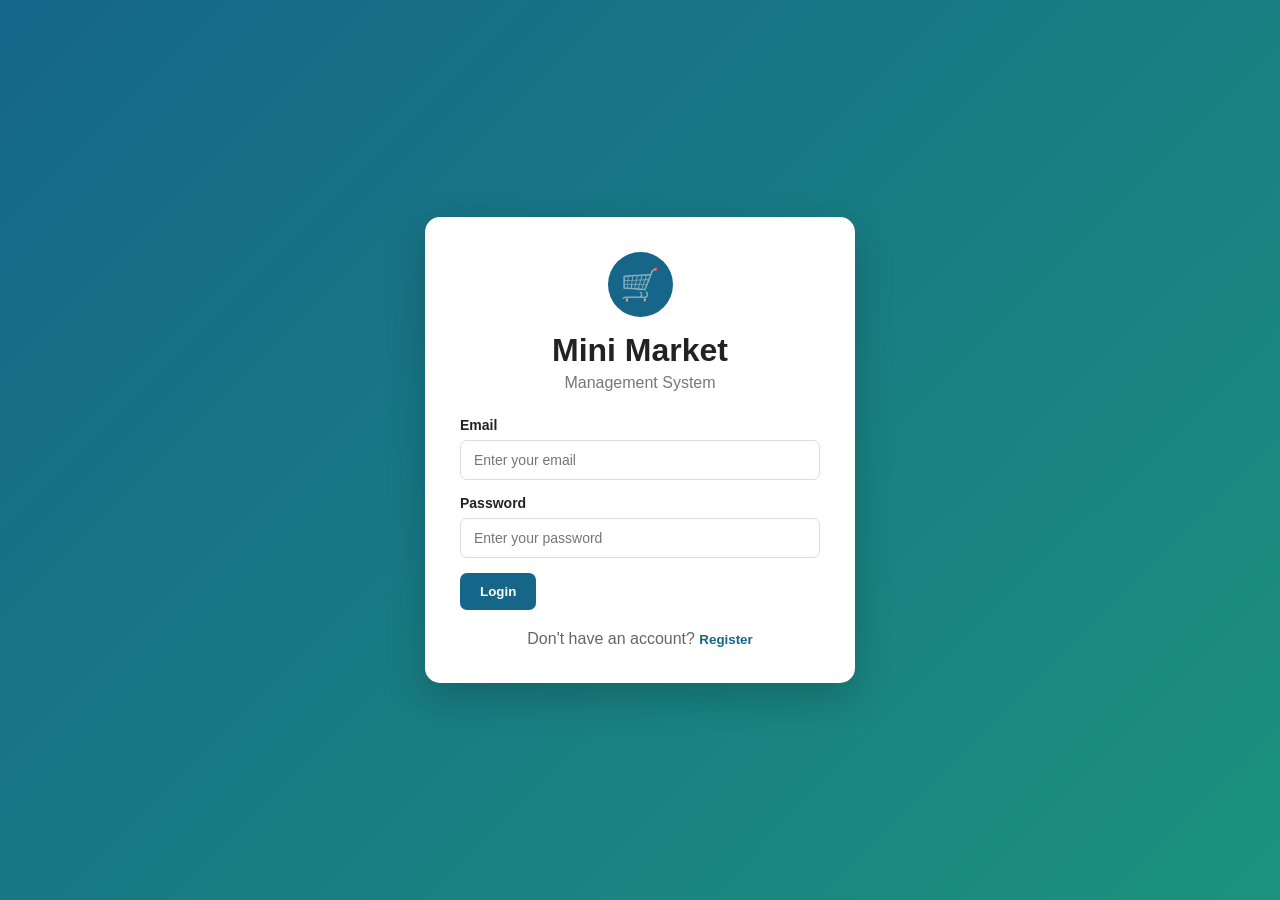
<file: mini_mark/src/components/dashboard/index.html>
<!DOCTYPE html>
<html lang="en">
<head>
    <meta charset="UTF-8">
    <meta name="viewport" content="width=device-width, initial-scale=1.0">

    <title>Mini Market Management System</title>

    <link rel="stylesheet" href="style.css">
</head>

<body>

<!-- =====================================================
     LOGIN
===================================================== -->

<div id="loginPage" class="auth-page">

    <div class="auth-box">

        <div class="logo">
            🛒
        </div>

        <h1>Mini Market</h1>
        <p class="subtitle">Management System</p>

        <form id="loginForm">

            <div class="form-group">
                <label>Email</label>
                <input
                    type="email"
                    id="loginEmail"
                    placeholder="Enter your email"
                    required
                >
            </div>

            <div class="form-group">
                <label>Password</label>
                <input
                    type="password"
                    id="loginPassword"
                    placeholder="Enter your password"
                    required
                >
            </div>

            <button type="submit" class="primary-btn">
                Login
            </button>

        </form>

        <p class="auth-link">
            Don't have an account?
            <button type="button" onclick="showRegister()">
                Register
            </button>
        </p>

    </div>

</div>


<!-- =====================================================
    REGISTER
===================================================== -->

<div id="registerPage" class="auth-page hidden">

    <div class="auth-box">

        <div class="logo">
            🛒
        </div>

        <h1>Create Account</h1>
        <p class="subtitle">Mini Market System</p>

        <form id="registerForm">

            <div class="form-row">

                <div class="form-group">
                    <label>First Name</label>
                    <input
                        type="text"
                        id="firstName"
                        placeholder="First name"
                        required
                    >
                </div>

                <div class="form-group">
                    <label>Last Name</label>
                    <input
                        type="text"
                        id="lastName"
                        placeholder="Last name"
                        required
                    >
                </div>

            </div>

            <div class="form-group">

                <label>Gender</label>

                <select id="gender" required>

                    <option value="">
                        Select Gender
                    </option>

                    <option value="Male">
                        Male
                    </option>

                    <option value="Female">
                        Female
                    </option>

                </select>

            </div>

            <div class="form-group">

                <label>Email</label>

                <input
                    type="email"
                    id="registerEmail"
                    placeholder="example@gmail.com"
                    required
                >

            </div>

            <div class="form-group">

                <label>Password</label>

                <input
                    type="password"
                    id="registerPassword"
                    placeholder="Enter password"
                    required
                >

            </div>

            <div class="form-group">

                <label>Role</label>

                <select id="role" required>

                    <option value="">
                        Select Role
                    </option>

                    <option value="Admin">
                        Admin
                    </option>

                    <option value="Staff">
                        Staff
                    </option>

                    <option value="Customer">
                        Customer
                    </option>

                </select>

            </div>

            <button type="submit" class="primary-btn">
                Register
            </button>

        </form>

        <p class="auth-link">

            Already have an account?

            <button
                type="button"
                onclick="showLogin()"
            >
                Login
            </button>

        </p>

    </div>

</div>


<!-- =====================================================
     MAIN SYSTEM
===================================================== -->

<div id="systemPage" class="system hidden">

    <!-- SIDEBAR -->

    <aside class="sidebar">

        <div class="sidebar-logo">

            <div class="logo-icon">
                🛒
            </div>

            <div>
                <h2>Mini Market</h2>
                <small>Management</small>
            </div>

        </div>


        <nav>

            <button
                class="nav-btn active"
                onclick="showPage('dashboard')"
            >
                📊 Dashboard
            </button>

            <button
                class="nav-btn"
                onclick="showPage('products')"
            >
                📦 Products
            </button>

            <button
                class="nav-btn"
                onclick="showPage('pos')"
            >
                🛒 POS / Sales
            </button>

            <button
                class="nav-btn"
                onclick="showPage('inventory')"
            >
                📋 Inventory
            </button>

            <button
                class="nav-btn"
                onclick="showPage('reports')"
            >
                📈 Reports
            </button>

        </nav>


        <div class="sidebar-bottom">

            <div class="user-box">

                <div class="user-icon">
                    👤
                </div>

                <div>

                    <strong id="currentUserName">
                        User
                    </strong>

                    <small id="currentUserRole">
                        Staff
                    </small>

                </div>

            </div>

            <button
                class="logout-btn"
                onclick="logout()"
            >
                🚪 Logout
            </button>

        </div>

    </aside>


    <!-- MAIN CONTENT -->

    <main class="main-content">

        <!-- HEADER -->

        <header class="top-header">

            <div>

                <h1 id="pageTitle">
                    Dashboard
                </h1>

                <p>
                    Welcome to Mini Market Management System
                </p>

            </div>

            <div class="date-box">

                📅
                <span id="currentDate"></span>

            </div>

        </header>


        <!-- =================================================
             DASHBOARD
        ================================================= -->

        <section
            id="dashboardPage"
            class="content-page"
        >

            <div class="stats-grid">

                <div class="stat-card">

                    <div class="stat-icon blue">
                        📦
                    </div>

                    <div>
                        <span>Total Products</span>
                        <h2 id="dashboardProducts">
                            0
                        </h2>
                    </div>

                </div>


                <div class="stat-card">

                    <div class="stat-icon green">
                        💰
                    </div>

                    <div>
                        <span>Total Revenue</span>
                        <h2>
                            $<span id="dashboardRevenue">0.00</span>
                        </h2>
                    </div>

                </div>


                <div class="stat-card">

                    <div class="stat-icon orange">
                        🧾
                    </div>

                    <div>
                        <span>Total Sales</span>
                        <h2 id="dashboardSales">
                            0
                        </h2>
                    </div>

                </div>


                <div class="stat-card">

                    <div class="stat-icon red">
                        ⚠️
                    </div>

                    <div>
                        <span>Low Stock</span>
                        <h2 id="dashboardLowStock">
                            0
                        </h2>
                    </div>

                </div>

            </div>


            <div class="dashboard-grid">

                <div class="panel">

                    <div class="panel-header">

                        <h2>Recent Sales</h2>

                    </div>

                    <div class="table-container">

                        <table>

                            <thead>

                                <tr>
                                    <th>ID</th>
                                    <th>Customer</th>
                                    <th>Total</th>
                                    <th>Date</th>
                                </tr>

                            </thead>

                            <tbody id="recentSalesTable">
                            </tbody>

                        </table>

                    </div>

                </div>


                <div class="panel">

                    <div class="panel-header">

                        <h2>Low Stock Products</h2>

                    </div>

                    <div id="lowStockList">
                    </div>

                </div>

            </div>

        </section>


        <!-- =================================================
             PRODUCTS
        ================================================= -->

        <section
            id="productsPage"
            class="content-page hidden"
        >

            <div class="panel">

                <div class="panel-header">

                    <h2>Product Management</h2>

                    <button
                        class="primary-btn small"
                        onclick="resetProductForm()"
                    >
                        + Add Product
                    </button>

                </div>


                <form id="productForm">

                    <input
                        type="hidden"
                        id="productId"
                    >

                    <div class="product-form-grid">

                        <div class="form-group">

                            <label>Product Name</label>

                            <input
                                type="text"
                                id="productName"
                                placeholder="Product name"
                                required
                            >

                        </div>


                        <div class="form-group">

                            <label>Price</label>

                            <input
                                type="number"
                                id="productPrice"
                                placeholder="0.00"
                                step="0.01"
                                min="0"
                                required
                            >

                        </div>


                        <div class="form-group">

                            <label>Stock</label>

                            <input
                                type="number"
                                id="productStock"
                                placeholder="0"
                                min="0"
                                required
                            >

                        </div>


                        <div class="form-group">

                            <label>Category</label>

                            <select id="productCategory">

                                <option value="Food">
                                    Food
                                </option>

                                <option value="Drink">
                                    Drink
                                </option>

                                <option value="Snack">
                                    Snack
                                </option>

                                <option value="Household">
                                    Household
                                </option>

                                <option value="Other">
                                    Other
                                </option>

                            </select>

                        </div>

                    </div>


                    <div class="button-group">

                        <button
                            type="submit"
                            class="primary-btn"
                            id="productSubmitBtn"
                        >
                            Add Product
                        </button>

                        <button
                            type="button"
                            class="secondary-btn"
                            onclick="resetProductForm()"
                        >
                            Clear
                        </button>

                    </div>

                </form>

            </div>


            <div class="panel">

                <div class="panel-header">

                    <h2>Product List</h2>

                    <input
                        type="text"
                        id="productSearch"
                        class="search-input"
                        placeholder="🔍 Search product..."
                    >

                </div>


                <div class="table-container">

                    <table>

                        <thead>

                            <tr>

                                <th>ID</th>
                                <th>Name</th>
                                <th>Category</th>
                                <th>Price</th>
                                <th>Stock</th>
                                <th>Status</th>
                                <th>Action</th>

                            </tr>

                        </thead>

                        <tbody id="productsTable">
                        </tbody>

                    </table>

                </div>

            </div>

        </section>


        <!-- =================================================
             POS
        ================================================= -->

        <section
            id="posPage"
            class="content-page hidden"
        >

            <div class="pos-grid">

                <!-- PRODUCTS -->

                <div class="panel">

                    <div class="panel-header">

                        <h2>Products</h2>

                        <input
                            type="text"
                            id="posSearch"
                            class="search-input"
                            placeholder="🔍 Search..."
                        >

                    </div>

                    <div
                        id="posProducts"
                        class="pos-products"
                    >
                    </div>

                </div>


                <!-- CART -->

                <div class="panel cart-panel">

                    <div class="panel-header">

                        <h2>
                            🛒 Shopping Cart
                        </h2>

                        <span
                            id="cartCount"
                            class="cart-count"
                        >
                            0
                        </span>

                    </div>


                    <div
                        id="cartItems"
                        class="cart-items"
                    >
                    </div>


                    <div class="checkout">

                        <div class="form-group">

                            <label>Customer</label>

                            <input
                                type="text"
                                id="customerName"
                                placeholder="Walk-in Customer"
                            >

                        </div>


                        <div class="checkout-row">

                            <span>Subtotal</span>

                            <strong>
                                $<span id="cartSubtotal">
                                    0.00
                                </span>
                            </strong>

                        </div>


                        <div class="checkout-row">

                            <span>Discount</span>

                            <input
                                type="number"
                                id="discount"
                                value="0"
                                min="0"
                                step="0.01"
                            >

                        </div>


                        <div class="checkout-row total-row">

                            <span>Total</span>

                            <strong>
                                $<span id="cartTotal">
                                    0.00
                                </span>
                            </strong>

                        </div>


                        <div class="form-group">

                            <label>Payment</label>

                            <input
                                type="number"
                                id="payment"
                                placeholder="0.00"
                                min="0"
                                step="0.01"
                            >

                        </div>


                        <div class="checkout-row">

                            <span>Change</span>

                            <strong>
                                $<span id="change">
                                    0.00
                                </span>
                            </strong>

                        </div>


                        <button
                            class="complete-sale-btn"
                            onclick="completeSale()"
                        >
                            💰 Complete Sale
                        </button>


                        <button
                            class="print-last-btn"
                            onclick="printInvoice()"
                        >
                            🧾 Print Last Invoice
                        </button>


                        <button
                            class="clear-cart-btn"
                            onclick="clearCart()"
                        >
                            Clear Cart
                        </button>

                    </div>

                </div>

            </div>

        </section>


        <!-- =================================================
             INVENTORY
        ================================================= -->

        <section
            id="inventoryPage"
            class="content-page hidden"
        >

            <div class="panel">

                <div class="panel-header">

                    <h2>Inventory Management</h2>

                    <input
                        type="text"
                        id="inventorySearch"
                        class="search-input"
                        placeholder="🔍 Search..."
                    >

                </div>


                <div class="table-container">

                    <table>

                        <thead>

                            <tr>

                                <th>ID</th>
                                <th>Product</th>
                                <th>Category</th>
                                <th>Price</th>
                                <th>Stock</th>
                                <th>Status</th>

                            </tr>

                        </thead>

                        <tbody id="inventoryTable">
                        </tbody>

                    </table>

                </div>

            </div>

        </section>


        <!-- =================================================
             REPORTS
        ================================================= -->

        <section
            id="reportsPage"
            class="content-page hidden"
        >

            <div class="report-cards">

                <div class="report-card">

                    <span>Total Transactions</span>

                    <strong id="reportTransactions">
                        0
                    </strong>

                </div>


                <div class="report-card">

                    <span>Total Revenue</span>

                    <strong>
                        $<span id="reportRevenue">
                            0.00
                        </span>
                    </strong>

                </div>


                <div class="report-card">

                    <span>Total Discount</span>

                    <strong>
                        $<span id="reportDiscount">
                            0.00
                        </span>
                    </strong>

                </div>


                <div class="report-card">

                    <span>Total Payment</span>

                    <strong>
                        $<span id="reportPayment">
                            0.00
                        </span>
                    </strong>

                </div>

            </div>


            <div class="panel">

                <div class="panel-header">

                    <div>

                        <h2>Sales Report</h2>

                        <p class="report-date">
                            Generated:
                            <span id="reportGeneratedDate"></span>
                        </p>

                    </div>


                    <button
                        class="print-btn"
                        onclick="printReport()"
                    >
                        🖨️ Print Report
                    </button>

                </div>


                <div class="table-container">

                    <table>

                        <thead>

                            <tr>

                                <th>ID</th>
                                <th>Customer</th>
                                <th>Subtotal</th>
                                <th>Discount</th>
                                <th>Total</th>
                                <th>Payment</th>
                                <th>Change</th>
                                <th>Date</th>

                            </tr>

                        </thead>

                        <tbody id="reportsTable">
                        </tbody>

                    </table>

                </div>

            </div>

        </section>

    </main>

</div>


<!-- =====================================================
     PRINT INVOICE
===================================================== -->

<div id="invoice" class="invoice">

    <div class="invoice-header">

        <h1>MINI MARKET</h1>

        <p>Sales Invoice</p>

        <p>Thank you for shopping with us!</p>

    </div>


    <hr>


    <div class="invoice-info">

        <p>
            <strong>Invoice ID:</strong>
            <span id="invoiceId"></span>
        </p>

        <p>
            <strong>Date:</strong>
            <span id="invoiceDate"></span>
        </p>

        <p>
            <strong>Customer:</strong>
            <span id="invoiceCustomer"></span>
        </p>

    </div>


    <table class="invoice-table">

        <thead>

            <tr>

                <th>Product</th>
                <th>Qty</th>
                <th>Price</th>
                <th>Total</th>

            </tr>

        </thead>

        <tbody id="invoiceItems">
        </tbody>

    </table>


    <div class="invoice-total">

        <p>
            <strong>Subtotal:</strong>
            $<span id="invoiceSubtotal">0.00</span>
        </p>

        <p>
            <strong>Discount:</strong>
            $<span id="invoiceDiscount">0.00</span>
        </p>

        <p class="invoice-grand-total">
            <strong>Total:</strong>
            $<span id="invoiceTotal">0.00</span>
        </p>

        <p>
            <strong>Payment:</strong>
            $<span id="invoicePayment">0.00</span>
        </p>

        <p>
            <strong>Change:</strong>
            $<span id="invoiceChange">0.00</span>
        </p>

    </div>


    <hr>


    <div class="invoice-footer">

        <p>Thank you for your purchase!</p>

        <p>Please come again.</p>

    </div>

</div>
<script src="script.js"></script>

</body>
</html>
</file>
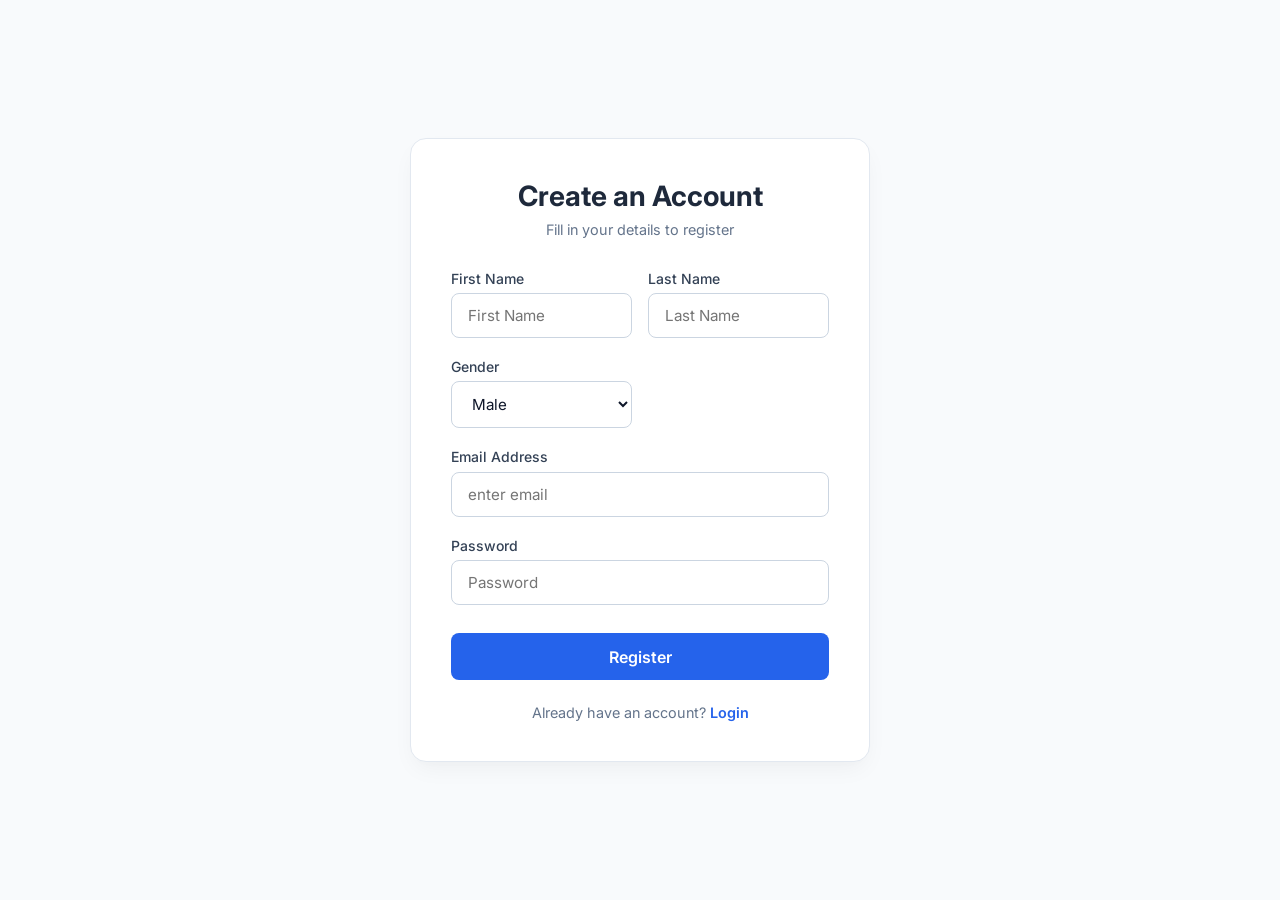
<file: mini_mark/src/components/dashboard/auth/register.html>
<!DOCTYPE html>
<html lang="en">

<head>
    <meta charset="UTF-8">
    <meta name="viewport" content="width=device-width, initial-scale=1.0">
    <title>Register - User Portal</title>
    <!-- Google Fonts -->
    <link href="https://fonts.googleapis.com/css2?family=Inter:wght@400;500;600;700&display=swap" rel="stylesheet">

    <style>
        /* Reset & Base Styles */
        * {
            margin: 0;
            padding: 0;
            box-sizing: border-box;
            font-family: 'Inter', system-ui, -apple-system, sans-serif;
        }

        body {
            background-color: #f8fafc;
            color: #0f172a;
            min-height: 100vh;
            display: flex;
            align-items: center;
            justify-content: center;
            padding: 1.5rem;
        }

        /* Card Container */
        .register-card {
            background: #ffffff;
            max-width: 460px;
            width: 100%;
            padding: 2.5rem;
            border-radius: 16px;
            box-shadow: 0 10px 25px -5px rgba(0, 0, 0, 0.05), 0 8px 10px -6px rgba(0, 0, 0, 0.01);
            border: 1px solid #e2e8f0;
        }

        .register-header {
            text-align: center;
            margin-bottom: 2rem;
        }

        .register-header h2 {
            font-size: 1.75rem;
            font-weight: 700;
            color: #1e293b;
            margin-bottom: 0.5rem;
        }

        .register-header p {
            color: #64748b;
            font-size: 0.9rem;
        }

        /* Form Layout */
        form {
            display: flex;
            flex-direction: column;
            gap: 1.25rem;
        }

        .form-row {
            display: grid;
            grid-template-columns: 1fr 1fr;
            gap: 1rem;
        }

        .form-group {
            display: flex;
            flex-direction: column;
            gap: 0.4rem;
        }

        .form-group label {
            font-size: 0.875rem;
            font-weight: 500;
            color: #334155;
        }

        input, select {
            width: 100%;
            padding: 0.75rem 1rem;
            border: 1px solid #cbd5e1;
            border-radius: 8px;
            font-size: 0.95rem;
            color: #0f172a;
            background-color: #ffffff;
            outline: none;
            transition: all 0.2s ease;
        }

        input:focus, select:focus {
            border-color: #2563eb;
            box-shadow: 0 0 0 3px rgba(37, 99, 235, 0.15);
        }

        /* Button & Footer Links */
        .btn-submit {
            background: #2563eb;
            color: #ffffff;
            font-weight: 600;
            font-size: 1rem;
            padding: 0.85rem;
            border: none;
            border-radius: 8px;
            cursor: pointer;
            transition: all 0.2s ease-in-out;
            margin-top: 0.5rem;
        }

        .btn-submit:hover {
            background: #1d4ed8;
            transform: translateY(-1px);
        }

        .footer-text {
            text-align: center;
            margin-top: 1.5rem;
            font-size: 0.9rem;
            color: #64748b;
        }

        .footer-text a {
            color: #2563eb;
            text-decoration: none;
            font-weight: 600;
        }

        .footer-text a:hover {
            text-decoration: underline;
        }
    </style>
</head>

<body>

    <div class="register-card">
        <div class="register-header">
            <h2>Create an Account</h2>
            <p>Fill in your details to register</p>
        </div>

        <form onsubmit="event.preventDefault(); register();">
            <div class="form-row">
                <div class="form-group">
                    <label for="first_name">First Name</label>
                    <input type="text" id="first_name" placeholder="First Name" required>
                </div>
                <div class="form-group">
                    <label for="last_name">Last Name</label>
                    <input type="text" id="last_name" placeholder="Last Name" required>
                </div>
            </div>

            <div class="form-row">
                <div class="form-group">
                    <label for="gender">Gender</label>
                    <select id="gender">
                        <option value="male">Male</option>
                        <option value="female">Female</option>
                    </select>
                </div>
            </div>

            <div class="form-group">
                <label for="email">Email Address</label>
                <input type="email" id="email" placeholder="enter email" required>
            </div>

            <div class="form-group">
                <label for="password">Password</label>
                <input type="password" id="password" placeholder="Password" required>
            </div>

            <button type="submit" class="btn-submit">Register</button>
        </form>

        <div class="footer-text">
            Already have an account? <a href="./login.html">Login</a>
        </div>
    </div>

    <script src="../auth/auth.js"></script>
</body>

</html>
</file>
<file: mini_mark/src/components/dashboard/style.css>
/* =====================================================
   RESET
===================================================== */

* {
    margin: 0;
    padding: 0;
    box-sizing: border-box;
}


body {
    font-family: Arial, Helvetica, sans-serif;
    background: #f4f6f9;
    color: #222;
}


/* =====================================================
   COMMON
===================================================== */

.hidden {
    display: none !important;
}


button,
input,
select {
    font-family: inherit;
}


button {
    cursor: pointer;
}


input,
select {
    width: 100%;
    padding: 11px 13px;
    border: 1px solid #d7dce2;
    border-radius: 7px;
    outline: none;
    font-size: 14px;
}


input:focus,
select:focus {
    border-color: #156689;
    box-shadow: 0 0 0 2px rgba(21, 102, 137, 0.1);
}


.form-group {
    margin-bottom: 15px;
}


.form-group label {
    display: block;
    font-weight: 600;
    margin-bottom: 7px;
    font-size: 14px;
}


.form-row {
    display: grid;
    grid-template-columns: 1fr 1fr;
    gap: 15px;
}


.primary-btn {
    background: #156689;
    color: white;
    border: none;
    padding: 11px 20px;
    border-radius: 7px;
    font-weight: bold;
    transition: 0.2s;
}


.primary-btn:hover {
    background: #0e506d;
}


.primary-btn.small {
    padding: 9px 15px;
}


.secondary-btn {
    background: #e8ecef;
    color: #333;
    border: none;
    padding: 11px 20px;
    border-radius: 7px;
    font-weight: bold;
}


.secondary-btn:hover {
    background: #d9dee2;
}


.button-group {
    display: flex;
    gap: 10px;
}


/* =====================================================
   LOGIN / REGISTER
===================================================== */

.auth-page {
    min-height: 100vh;
    background: linear-gradient(
        135deg,
        #156689,
        #1c927e
    );

    display: flex;
    align-items: center;
    justify-content: center;
    padding: 20px;
}


.auth-box {
    background: white;
    width: 430px;
    max-width: 100%;
    padding: 35px;
    border-radius: 15px;
    box-shadow: 0 15px 40px rgba(0, 0, 0, 0.2);
}


.logo {
    width: 65px;
    height: 65px;
    background: #156689;
    color: white;
    border-radius: 50%;
    display: flex;
    align-items: center;
    justify-content: center;
    font-size: 32px;
    margin: 0 auto 15px;
}


.auth-box h1 {
    text-align: center;
    margin-bottom: 5px;
}


.subtitle {
    text-align: center;
    color: #777;
    margin-bottom: 25px;
}


.auth-link {
    text-align: center;
    margin-top: 20px;
    color: #666;
}


.auth-link button {
    border: none;
    background: none;
    color: #156689;
    font-weight: bold;
}


/* =====================================================
   SYSTEM
===================================================== */

.system {
    min-height: 100vh;
    display: flex;
}


/* =====================================================
   SIDEBAR
===================================================== */

.sidebar {
    width: 250px;
    background: #123f50;
    color: white;
    min-height: 100vh;
    position: fixed;
    left: 0;
    top: 0;
    bottom: 0;
    display: flex;
    flex-direction: column;
}


.sidebar-logo {
    display: flex;
    align-items: center;
    gap: 12px;
    padding: 25px 20px;
    border-bottom: 1px solid rgba(255,255,255,0.1);
}


.sidebar-logo h2 {
    font-size: 19px;
}


.sidebar-logo small {
    color: #b9cbd2;
}


.logo-icon {
    width: 42px;
    height: 42px;
    background: white;
    color: #123f50;
    border-radius: 10px;
    display: flex;
    align-items: center;
    justify-content: center;
    font-size: 22px;
}


.sidebar nav {
    padding: 20px 12px;
    flex: 1;
}


.nav-btn {
    width: 100%;
    padding: 13px 15px;
    margin-bottom: 7px;
    background: transparent;
    color: #d9e4e8;
    border: none;
    border-radius: 7px;
    text-align: left;
    font-size: 15px;
}


.nav-btn:hover,
.nav-btn.active {
    background: #156689;
    color: white;
}


.sidebar-bottom {
    padding: 15px;
    border-top: 1px solid rgba(255,255,255,0.1);
}


.user-box {
    display: flex;
    align-items: center;
    gap: 10px;
    margin-bottom: 12px;
}


.user-icon {
    width: 38px;
    height: 38px;
    background: #156689;
    border-radius: 50%;
    display: flex;
    align-items: center;
    justify-content: center;
}


.user-box strong,
.user-box small {
    display: block;
}


.user-box small {
    color: #aebfc5;
    margin-top: 3px;
}


.logout-btn {
    width: 100%;
    background: #a94442;
    color: white;
    border: none;
    padding: 10px;
    border-radius: 7px;
    font-weight: bold;
}


.logout-btn:hover {
    background: #8d3937;
}


/* =====================================================
   MAIN
===================================================== */

.main-content {
    margin-left: 250px;
    width: calc(100% - 250px);
    padding: 25px;
}


.top-header {
    background: white;
    padding: 20px 25px;
    border-radius: 10px;
    margin-bottom: 25px;
    display: flex;
    align-items: center;
    justify-content: space-between;
}


.top-header h1 {
    font-size: 25px;
    margin-bottom: 5px;
}


.top-header p {
    color: #777;
}


.date-box {
    color: #555;
    font-weight: 600;
}


/* =====================================================
   DASHBOARD
===================================================== */

.stats-grid {
    display: grid;
    grid-template-columns: repeat(4, 1fr);
    gap: 18px;
    margin-bottom: 25px;
}


.stat-card {
    background: white;
    border-radius: 10px;
    padding: 20px;
    display: flex;
    align-items: center;
    gap: 15px;
    box-shadow: 0 2px 8px rgba(0,0,0,0.05);
}


.stat-icon {
    width: 50px;
    height: 50px;
    border-radius: 10px;
    display: flex;
    align-items: center;
    justify-content: center;
    font-size: 23px;
}


.stat-icon.blue {
    background: #e4f1f7;
}


.stat-icon.green {
    background: #e4f6ed;
}


.stat-icon.orange {
    background: #fff1dc;
}


.stat-icon.red {
    background: #fde8e8;
}


.stat-card span {
    color: #777;
    font-size: 13px;
}


.stat-card h2 {
    margin-top: 5px;
}


.dashboard-grid {
    display: grid;
    grid-template-columns: 2fr 1fr;
    gap: 20px;
}


/* =====================================================
   PANEL
===================================================== */

.panel {
    background: white;
    border-radius: 10px;
    padding: 20px;
    margin-bottom: 20px;
    box-shadow: 0 2px 8px rgba(0,0,0,0.05);
}


.panel-header {
    display: flex;
    align-items: center;
    justify-content: space-between;
    margin-bottom: 18px;
}


.panel-header h2 {
    font-size: 19px;
}


.search-input {
    width: 230px;
}


/* =====================================================
   TABLE
===================================================== */

.table-container {
    overflow-x: auto;
}


table {
    width: 100%;
    border-collapse: collapse;
}


thead {
    background: #f4f7f9;
}


th,
td {
    padding: 12px;
    border-bottom: 1px solid #edf0f2;
    text-align: left;
    font-size: 14px;
}


th {
    font-weight: bold;
    color: #555;
}


tbody tr:hover {
    background: #fafcfd;
}


.action-btn {
    border: none;
    padding: 6px 10px;
    border-radius: 5px;
    font-size: 12px;
    margin-right: 4px;
}


.edit-btn {
    background: #e3f0f7;
    color: #156689;
}


.delete-btn {
    background: #fde8e8;
    color: #a94442;
}


.badge {
    display: inline-block;
    padding: 5px 9px;
    border-radius: 20px;
    font-size: 11px;
    font-weight: bold;
}


.badge-good {
    background: #e5f6eb;
    color: #278347;
}


.badge-low {
    background: #fff1d8;
    color: #a66a00;
}


.badge-out {
    background: #fde5e5;
    color: #a94442;
}


/* =====================================================
   PRODUCTS
===================================================== */

.product-form-grid {
    display: grid;
    grid-template-columns: 2fr 1fr 1fr 1fr;
    gap: 15px;
}


/* =====================================================
   POS
===================================================== */

.pos-grid {
    display: grid;
    grid-template-columns: 1.5fr 1fr;
    gap: 20px;
}


.pos-products {
    display: grid;
    grid-template-columns: repeat(3, 1fr);
    gap: 12px;
}


.pos-product {
    border: 1px solid #e1e5e8;
    border-radius: 8px;
    padding: 15px;
    transition: 0.2s;
}


.pos-product:hover {
    border-color: #156689;
    transform: translateY(-2px);
}


.pos-product h3 {
    font-size: 15px;
    margin-bottom: 7px;
}


.pos-product .category {
    font-size: 11px;
    color: #777;
}


.pos-product .price {
    font-size: 17px;
    font-weight: bold;
    color: #156689;
    margin: 10px 0;
}


.pos-product .stock {
    font-size: 12px;
    margin-bottom: 10px;
}


.add-cart-btn {
    width: 100%;
    padding: 8px;
    border: none;
    background: #156689;
    color: white;
    border-radius: 5px;
}


.add-cart-btn:disabled {
    background: #bbb;
    cursor: not-allowed;
}


.cart-panel {
    min-height: 500px;
}


.cart-count {
    background: #156689;
    color: white;
    min-width: 25px;
    height: 25px;
    border-radius: 50%;
    display: flex;
    align-items: center;
    justify-content: center;
    font-size: 12px;
}


.cart-items {
    min-height: 100px;
    max-height: 300px;
    overflow-y: auto;
    margin-bottom: 15px;
}


.empty-cart {
    text-align: center;
    color: #999;
    padding: 40px 10px;
}


.cart-item {
    display: flex;
    align-items: center;
    justify-content: space-between;
    padding: 10px 0;
    border-bottom: 1px solid #eee;
}


.cart-item-info {
    flex: 1;
}


.cart-item-info strong {
    display: block;
    font-size: 14px;
}


.cart-item-info small {
    color: #777;
}


.qty-controls {
    display: flex;
    align-items: center;
    gap: 7px;
    margin: 0 10px;
}


.qty-btn {
    width: 25px;
    height: 25px;
    border: none;
    background: #e7edf0;
    border-radius: 5px;
}


.remove-cart-btn {
    border: none;
    background: #fde8e8;
    color: #a94442;
    width: 25px;
    height: 25px;
    border-radius: 5px;
}


.checkout {
    border-top: 1px solid #eee;
    padding-top: 15px;
}


.checkout-row {
    display: flex;
    justify-content: space-between;
    align-items: center;
    margin: 12px 0;
}


.checkout-row input {
    width: 120px;
}


.total-row {
    font-size: 18px;
    padding: 12px 0;
    border-top: 1px solid #eee;
    border-bottom: 1px solid #eee;
}


.complete-sale-btn,
.print-last-btn,
.clear-cart-btn {
    width: 100%;
    padding: 12px;
    border: none;
    border-radius: 7px;
    margin-top: 8px;
    font-weight: bold;
}


.complete-sale-btn {
    background: #278347;
    color: white;
}


.complete-sale-btn:hover {
    background: #206d3b;
}


.print-last-btn {
    background: #156689;
    color: white;
}


.clear-cart-btn {
    background: #eee;
    color: #444;
}


/* =====================================================
   LOW STOCK
===================================================== */

.low-stock-item {
    display: flex;
    justify-content: space-between;
    padding: 12px 0;
    border-bottom: 1px solid #eee;
}


.low-stock-item:last-child {
    border-bottom: none;
}


.low-stock-item small {
    color: #a94442;
}


/* =====================================================
   REPORTS
===================================================== */

.report-cards {
    display: grid;
    grid-template-columns: repeat(4, 1fr);
    gap: 18px;
    margin-bottom: 20px;
}


.report-card {
    background: white;
    padding: 20px;
    border-radius: 10px;
    box-shadow: 0 2px 8px rgba(0,0,0,0.05);
}


.report-card span {
    color: #777;
    font-size: 13px;
}


.report-card strong {
    display: block;
    font-size: 24px;
    margin-top: 8px;
}


.report-date {
    color: #777;
    font-size: 12px;
    margin-top: 5px;
}


.print-btn {
    background: #156689;
    color: white;
    border: none;
    padding: 10px 17px;
    border-radius: 7px;
    font-weight: bold;
}


.print-btn:hover {
    background: #0e506d;
}


/* =====================================================
   INVOICE
===================================================== */

.invoice {
    display: none;
}


.invoice-header {
    text-align: center;
}


.invoice-header h1 {
    font-size: 28px;
    margin-bottom: 5px;
}


.invoice-header p {
    margin: 3px 0;
}


.invoice-info {
    margin: 18px 0;
}


.invoice-info p {
    margin: 6px 0;
}


.invoice-table {
    width: 100%;
    border-collapse: collapse;
    margin-top: 15px;
}


.invoice-table th,
.invoice-table td {
    border: 1px solid #333;
    padding: 8px;
}


.invoice-table th {
    background: #f1f1f1;
}


.invoice-total {
    margin-top: 20px;
    text-align: right;
}


.invoice-total p {
    margin: 7px 0;
}


.invoice-grand-total {
    font-size: 19px;
}


.invoice-footer {
    text-align: center;
    margin-top: 20px;
}


.invoice-footer p {
    margin: 5px;
}


/* =====================================================
   RESPONSIVE
===================================================== */

@media (max-width: 1100px) {

    .stats-grid,
    .report-cards {
        grid-template-columns: repeat(2, 1fr);
    }

    .pos-grid,
    .dashboard-grid {
        grid-template-columns: 1fr;
    }

    .product-form-grid {
        grid-template-columns: 1fr 1fr;
    }

    .pos-products {
        grid-template-columns: repeat(2, 1fr);
    }

}


@media (max-width: 750px) {

    .sidebar {
        width: 70px;
    }

    .sidebar-logo h2,
    .sidebar-logo small,
    .nav-btn {
        font-size: 0;
    }

    .nav-btn {
        text-align: center;
        padding: 15px 5px;
    }

    .sidebar-logo {
        justify-content: center;
        padding: 15px 5px;
    }

    .sidebar-bottom {
        padding: 8px;
    }

    .user-box > div:last-child {
        display: none;
    }

    .logout-btn {
        font-size: 0;
    }

    .logout-btn::first-letter {
        font-size: 16px;
    }

    .main-content {
        margin-left: 70px;
        width: calc(100% - 70px);
        padding: 15px;
    }

    .top-header {
        flex-direction: column;
        align-items: flex-start;
        gap: 10px;
    }

    .stats-grid,
    .report-cards,
    .product-form-grid,
    .form-row {
        grid-template-columns: 1fr;
    }

    .pos-products {
        grid-template-columns: 1fr;
    }

    .search-input {
        width: 160px;
    }

}


/* =====================================================
   PRINT
===================================================== */

@media print {

    body * {
        visibility: hidden;
    }

    #invoice,
    #invoice * {
        visibility: visible;
    }

    #invoice {
        display: block;
        position: absolute;
        left: 0;
        top: 0;
        width: 100%;
        padding: 20px;
        background: white;
        color: black;
        font-family: Arial, Helvetica, sans-serif;
    }

    @page {
        size: A4;
        margin: 15mm;
    }

}
</file>
